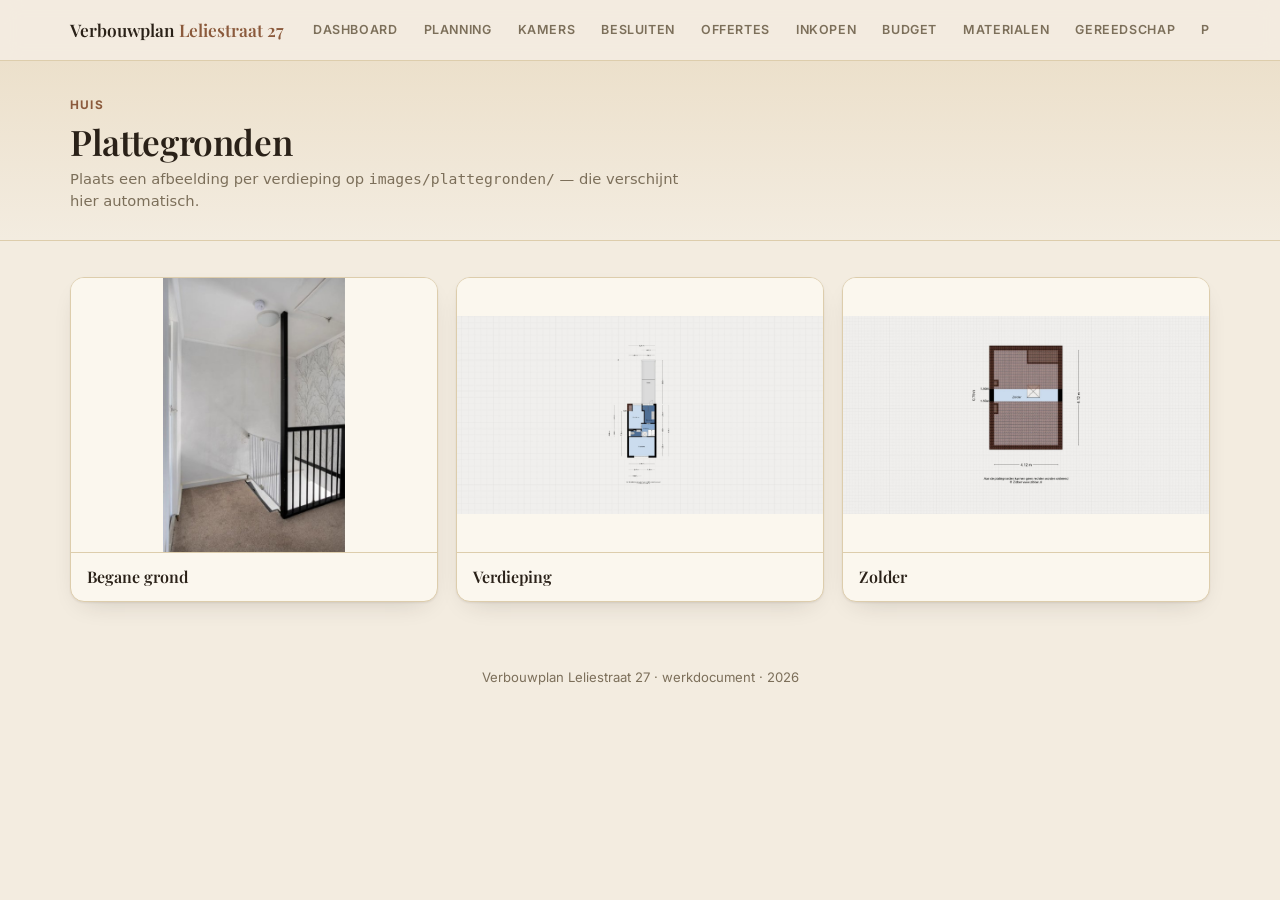
<file: plattegronden.html>
<!DOCTYPE html>
<html lang="nl">
<head>
<meta charset="UTF-8">
<meta name="viewport" content="width=device-width, initial-scale=1.0">
<title>Plattegronden — Verbouwplan Leliestraat 27</title>
<link rel="preconnect" href="https://fonts.googleapis.com">
<link rel="preconnect" href="https://fonts.gstatic.com" crossorigin>
<link href="https://fonts.googleapis.com/css2?family=Playfair+Display:ital,wght@0,500;0,600;0,700;1,500&family=Inter:wght@400;500;600;700&display=swap" rel="stylesheet">
<link rel="stylesheet" href="css/style.css?v=5">
</head>
<body>

<div id="app-nav"></div>

<header class="page-header">
  <div class="wrap">
    <div>
      <div class="eyebrow">Huis</div>
      <h1>Plattegronden</h1>
      <p>Plaats een afbeelding per verdieping op <code>images/plattegronden/</code> — die verschijnt hier automatisch.</p>
    </div>
  </div>
</header>

<main class="wrap" style="padding:36px 20px;">
  <div class="floorplan-grid" id="floorplan-grid"></div>
</main>

<footer>
  <div class="wrap">Verbouwplan Leliestraat 27 · werkdocument · <span id="year"></span></div>
</footer>

<script type="module" src="js/pages/plattegronden.js?v=4"></script>
</body>
</html>
</file>
<file: css/style.css>
:root {
  --bg: #f3ece0;
  --bg-alt: #ece0cb;
  --surface: #fbf7ee;
  --surface-alt: #f1e7d3;
  --border: #ddcdac;
  --text: #2a2118;
  --text-muted: #7c6f5a;
  --accent: #8b5a3c;
  --accent-strong: #6b4128;
  --accent-soft: #ecdcc4;
  --accent-contrast: #fbf5ea;
  --warn: #9c6b2e;
  --warn-soft: #f1e0bf;
  --ok: #6f7a4c;
  --ok-soft: #e6e7d1;
  --danger: #9c4a3b;
  --danger-soft: #f3ded6;
  --radius: 14px;
  --radius-sm: 8px;
  --shadow: 0 1px 2px rgba(42, 33, 24, 0.07), 0 10px 26px -14px rgba(42, 33, 24, 0.24);
  --maxw: 1180px;
  --font-display: "Playfair Display", Georgia, "Iowan Old Style", serif;
  --font-ui: "Inter", "Segoe UI", system-ui, -apple-system, sans-serif;
}

@media (prefers-color-scheme: dark) {
  :root {
    --bg: #1c1611;
    --bg-alt: #221a12;
    --surface: #281f16;
    --surface-alt: #2f251a;
    --border: #3f3223;
    --text: #f1e6d5;
    --text-muted: #b9a88c;
    --accent: #cd9668;
    --accent-strong: #e0ac81;
    --accent-soft: #372a1c;
    --accent-contrast: #211609;
    --warn: #d9a35e;
    --warn-soft: #382c1a;
    --ok: #a5af7d;
    --ok-soft: #2c3121;
    --danger: #d98d7d;
    --danger-soft: #3a231e;
    --shadow: 0 1px 2px rgba(0, 0, 0, 0.3), 0 12px 28px -14px rgba(0, 0, 0, 0.6);
  }
}

* { box-sizing: border-box; }
html { scroll-behavior: smooth; }

body {
  margin: 0;
  background: var(--bg);
  color: var(--text);
  font-family: "Iowan Old Style", "Palatino Linotype", Georgia, "Segoe UI", system-ui, sans-serif;
  line-height: 1.5;
  -webkit-font-smoothing: antialiased;
}

img { max-width: 100%; display: block; }
a { color: var(--accent); }

h1, h2, h3, h4 { font-family: var(--font-display); font-weight: 600; line-height: 1.18; margin: 0 0 0.4em; letter-spacing: -0.01em; }

.wrap { max-width: var(--maxw); margin: 0 auto; padding: 0 20px; }

/* ---------- Nav ---------- */
.site-nav {
  position: sticky;
  top: 0;
  z-index: 40;
  background: rgba(243, 236, 224, 0.9);
  backdrop-filter: blur(10px);
  border-bottom: 1px solid var(--border);
}
@media (prefers-color-scheme: dark) {
  .site-nav { background: rgba(28, 22, 17, 0.88); }
}
.site-nav .wrap { display: flex; align-items: center; gap: 18px; height: 60px; }
.brand { font-family: var(--font-display); font-weight: 600; font-size: 1.08rem; white-space: nowrap; color: var(--text); text-decoration: none; }
.brand span { color: var(--accent); }
.nav-links { display: flex; gap: 4px; overflow-x: auto; scrollbar-width: none; }
.nav-links::-webkit-scrollbar { display: none; }
.nav-links a {
  font-family: var(--font-ui);
  color: var(--text-muted);
  text-decoration: none;
  font-size: 0.78rem;
  font-weight: 600;
  text-transform: uppercase;
  letter-spacing: 0.05em;
  padding: 8px 11px;
  border-radius: 999px;
  white-space: nowrap;
}
.nav-links a:hover { background: var(--accent-soft); color: var(--accent-strong); }

.nav-toggle {
  display: none;
  margin-left: auto;
  flex-direction: column;
  justify-content: center;
  gap: 4px;
  width: 34px; height: 34px;
  border: 1px solid var(--border);
  border-radius: var(--radius-sm);
  background: var(--surface);
  cursor: pointer;
  flex-shrink: 0;
}
.nav-toggle span { display: block; width: 16px; height: 2px; margin: 0 auto; background: var(--text); border-radius: 2px; }

@media (max-width: 760px) {
  .site-nav .wrap { flex-wrap: wrap; height: auto; padding-top: 10px; padding-bottom: 10px; }
  .nav-toggle { display: flex; }
  .nav-links {
    display: none;
    flex-direction: column;
    width: 100%;
    gap: 2px;
    margin-top: 10px;
    max-height: 60vh;
    overflow-y: auto;
  }
  .nav-links a { padding: 10px 12px; border-radius: var(--radius-sm); }
  .site-nav.nav-open .nav-links { display: flex; }
}

/* ---------- Hero ---------- */
.hero {
  position: relative;
  overflow: hidden;
  padding: 56px 0 32px;
  border-bottom: 1px solid var(--border);
  background: linear-gradient(180deg, var(--bg-alt), var(--bg));
}
.hero-top { position: relative; display: flex; flex-wrap: wrap; justify-content: space-between; align-items: flex-end; gap: 20px; margin-bottom: 28px; }
.hero h1 { font-size: clamp(2rem, 4vw, 3rem); margin: 0; }
.hero .place {
  font-family: var(--font-ui);
  text-transform: uppercase;
  letter-spacing: 0.14em;
  font-size: 0.78rem;
  font-weight: 600;
  color: var(--accent-strong);
  margin-top: 12px;
}
.hero .sub { color: var(--text-muted); font-size: 0.92rem; margin-top: 4px; }

.stat-row { position: relative; display: grid; grid-template-columns: repeat(auto-fit, minmax(150px, 1fr)); gap: 12px; }
.stat-card {
  background: var(--surface);
  border: 1px solid var(--border);
  border-radius: var(--radius);
  padding: 14px 16px;
  box-shadow: var(--shadow);
}
.stat-card .n { font-family: var(--font-display); font-size: 1.5rem; font-weight: 700; color: var(--accent); }
.stat-card .l { font-family: var(--font-ui); font-size: 0.74rem; color: var(--text-muted); text-transform: uppercase; letter-spacing: 0.05em; margin-top: 2px; }

.progress-wrap { margin-top: 26px; }
.progress-label { display: flex; justify-content: space-between; font-size: 0.84rem; color: var(--text-muted); margin-bottom: 6px; }
.progress-bar { height: 10px; border-radius: 999px; background: var(--surface-alt); overflow: hidden; border: 1px solid var(--border); }
.progress-fill { height: 100%; background: var(--accent); border-radius: 999px; transition: width 0.4s ease; }

/* ---------- Sections ---------- */
.section { padding: 52px 0; border-bottom: 1px solid var(--border); }
.section:last-of-type { border-bottom: none; }
.section-head { margin-bottom: 24px; max-width: 720px; }
.section-head h2 { font-size: 1.6rem; }
.section-head p { color: var(--text-muted); margin: 0; font-size: 0.96rem; }
.eyebrow { font-family: var(--font-ui); font-size: 0.74rem; font-weight: 700; text-transform: uppercase; letter-spacing: 0.1em; color: var(--accent); margin-bottom: 6px; }

.card {
  background: var(--surface);
  border: 1px solid var(--border);
  border-radius: var(--radius);
  box-shadow: var(--shadow);
}

/* ---------- Profiel table ---------- */
.profile-grid { display: grid; grid-template-columns: repeat(auto-fit, minmax(230px, 1fr)); gap: 1px; background: var(--border); border: 1px solid var(--border); border-radius: var(--radius); overflow: hidden; }
.profile-item { background: var(--surface); padding: 12px 16px; }
.profile-item .k { font-family: var(--font-ui); font-size: 0.72rem; color: var(--text-muted); text-transform: uppercase; letter-spacing: 0.05em; }
.profile-item .v { font-size: 0.94rem; margin-top: 2px; }
.source-note { margin-top: 14px; font-size: 0.82rem; color: var(--text-muted); }

.done-grid { display: grid; grid-template-columns: repeat(auto-fit, minmax(220px, 1fr)); gap: 12px; margin-top: 16px; }
.done-item { border: 1px solid var(--ok); background: var(--ok-soft); border-radius: var(--radius-sm); padding: 12px 14px; }
.done-item .t { font-weight: 700; font-size: 0.9rem; display: flex; align-items: center; gap: 6px; }
.done-item .t::before { content: "✓"; color: var(--ok); }
.done-item p { margin: 4px 0 0; font-size: 0.84rem; color: var(--text-muted); }

/* ---------- Filters ---------- */
.filter-row { display: flex; gap: 8px; flex-wrap: wrap; margin-bottom: 22px; }
.filter-btn {
  font-family: var(--font-ui);
  border: 1px solid var(--border);
  background: var(--surface);
  color: var(--text-muted);
  padding: 7px 14px;
  border-radius: 999px;
  font-size: 0.78rem;
  font-weight: 600;
  text-transform: uppercase;
  letter-spacing: 0.03em;
  cursor: pointer;
}
.filter-btn.active { background: var(--accent); color: var(--accent-contrast); border-color: var(--accent); }

/* ---------- Room grid ---------- */
.room-grid { display: grid; grid-template-columns: repeat(auto-fill, minmax(260px, 1fr)); gap: 18px; }
.room-card {
  cursor: pointer;
  overflow: hidden;
  display: flex;
  flex-direction: column;
  transition: transform 0.15s ease, box-shadow 0.15s ease;
}
.room-card:hover { transform: translateY(-2px); box-shadow: 0 4px 6px rgba(43,38,32,0.08), 0 14px 30px -14px rgba(43,38,32,0.28); }
.room-thumb {
  aspect-ratio: 4 / 3;
  background: var(--surface-alt);
  position: relative;
  border-bottom: 1px solid var(--border);
  overflow: hidden;
}
.room-thumb img, .overlay-img img {
  position: absolute; inset: 0; width: 100%; height: 100%; object-fit: cover; z-index: 1;
}
.room-thumb .ph-fallback, .overlay-img .ph-fallback {
  position: absolute; inset: 0;
  display: flex; flex-direction: column; align-items: center; justify-content: center;
  color: var(--text-muted); font-size: 0.78rem; text-align: center; padding: 10px;
}
.room-thumb .ph-icon { font-size: 1.6rem; margin-bottom: 4px; opacity: 0.6; }
.room-body { padding: 14px 16px 16px; flex: 1; display: flex; flex-direction: column; }
.room-body h3 { font-size: 1.02rem; margin-bottom: 2px; }
.room-floor { font-family: var(--font-ui); font-size: 0.7rem; color: var(--text-muted); text-transform: uppercase; letter-spacing: 0.06em; margin-bottom: 8px; }
.room-nu { font-size: 0.85rem; color: var(--text-muted); flex: 1; margin-bottom: 10px; }
.room-foot { display: flex; align-items: center; justify-content: space-between; gap: 8px; }
.badge {
  font-family: var(--font-ui);
  font-size: 0.72rem;
  font-weight: 700;
  padding: 3px 9px;
  border-radius: 999px;
  background: var(--accent-soft);
  color: var(--accent-strong);
  white-space: nowrap;
}
.badge.klaar { background: var(--ok-soft); color: var(--ok); }
.mini-progress { flex: 1; height: 6px; border-radius: 999px; background: var(--surface-alt); overflow: hidden; border: 1px solid var(--border); }
.mini-progress i { display: block; height: 100%; background: var(--accent); }

/* ---------- Room detail overlay ---------- */
.overlay {
  position: fixed; inset: 0; z-index: 100;
  background: rgba(20, 17, 12, 0.55);
  display: none;
  align-items: flex-start;
  justify-content: center;
  padding: 26px 16px;
  overflow-y: auto;
}
.overlay.open { display: flex; }
.overlay-panel {
  background: var(--surface);
  border-radius: var(--radius);
  max-width: 760px;
  width: 100%;
  box-shadow: var(--shadow);
  overflow: hidden;
  margin: auto 0;
}
.overlay-head { position: relative; }
.overlay-img {
  width: 100%;
  aspect-ratio: 16 / 8;
  background: var(--surface-alt);
  position: relative;
  border-bottom: 1px solid var(--border);
  overflow: hidden;
}
.overlay-close {
  position: absolute; top: 12px; right: 12px;
  width: 34px; height: 34px; border-radius: 50%;
  border: none; background: rgba(20,17,12,0.55); color: #fff;
  font-size: 1.1rem; cursor: pointer; display: flex; align-items: center; justify-content: center;
}
.overlay-body { padding: 24px 26px 30px; }
.overlay-body .room-floor { margin-bottom: 4px; }
.overlay-body h2 { font-size: 1.4rem; margin-bottom: 14px; }
.compare { display: grid; grid-template-columns: 1fr 1fr; gap: 14px; margin-bottom: 20px; }
@media (max-width: 560px) { .compare { grid-template-columns: 1fr; } }
.compare-col { border-radius: var(--radius-sm); padding: 13px 15px; }
.compare-col.nu { background: var(--surface-alt); border: 1px solid var(--border); }
.compare-col.wordt { background: var(--accent-soft); border: 1px solid var(--accent); }
.compare-col .lbl { font-family: var(--font-ui); font-size: 0.7rem; font-weight: 700; text-transform: uppercase; letter-spacing: 0.06em; margin-bottom: 5px; }
.compare-col.nu .lbl { color: var(--text-muted); }
.compare-col.wordt .lbl { color: var(--accent); }
.compare-col p { margin: 0; font-size: 0.88rem; }

.action-list { list-style: none; margin: 0; padding: 0; }
.action-list li {
  display: flex; align-items: center; flex-wrap: wrap; gap: 10px;
  padding: 9px 0; border-bottom: 1px solid var(--border);
  font-size: 0.9rem;
}
.action-list li:last-child { border-bottom: none; }
.action-list input[type=checkbox] { margin-top: 3px; width: 17px; height: 17px; accent-color: var(--accent); flex-shrink: 0; cursor: pointer; }
.action-list label { cursor: pointer; flex: 1; }
.action-list li.checked label { color: var(--text-muted); text-decoration: line-through; }
.action-list li.empty-hint, p.empty-hint { color: var(--text-muted); font-size: 0.86rem; font-style: italic; padding: 6px 0; }
.action-list .item-delete {
  flex-shrink: 0; border: none; background: none; color: var(--text-muted);
  cursor: pointer; font-size: 0.8rem; padding: 2px 6px; border-radius: 50%;
}
.action-list .item-delete:hover { background: var(--danger-soft); color: var(--danger); }

/* ---------- Bewerkbare velden (inline inputs) ---------- */
.inline-input {
  font-family: var(--font-ui);
  border: 1px solid var(--border);
  background: var(--surface-alt);
  color: var(--text);
  border-radius: var(--radius-sm);
  padding: 5px 8px;
  font-size: 0.85rem;
}
.inline-input:focus { outline: none; border-color: var(--accent); background: var(--surface); }
.num-input { width: 90px; text-align: right; }
.date-input { width: 150px; }
.euro-input { display: inline-flex; align-items: center; gap: 4px; }
.euro-input .prefix { color: var(--text-muted); font-size: 0.82rem; }

.add-row { display: flex; gap: 8px; margin-top: 14px; }
.add-row input[type=text] {
  flex: 1;
  font-family: var(--font-ui);
  border: 1px solid var(--border);
  background: var(--surface-alt);
  color: var(--text);
  border-radius: var(--radius-sm);
  padding: 8px 12px;
  font-size: 0.88rem;
}
.add-row input[type=text]:focus { outline: none; border-color: var(--accent); background: var(--surface); }
.add-row button {
  font-family: var(--font-ui);
  border: 1px solid var(--accent);
  background: var(--accent);
  color: var(--accent-contrast);
  border-radius: var(--radius-sm);
  padding: 8px 16px;
  font-size: 0.82rem;
  font-weight: 600;
  cursor: pointer;
  white-space: nowrap;
}
.add-row button:hover { background: var(--accent-strong); border-color: var(--accent-strong); }

/* ---------- Plattegronden ---------- */
.floorplan-grid { display: grid; grid-template-columns: repeat(auto-fit, minmax(280px, 1fr)); gap: 18px; }
.floorplan-card { overflow: hidden; }
.floorplan-thumb {
  aspect-ratio: 4 / 3;
  background: var(--surface-alt);
  position: relative;
  border-bottom: 1px solid var(--border);
  overflow: hidden;
}
.floorplan-thumb img {
  position: absolute; inset: 0; width: 100%; height: 100%; object-fit: contain; z-index: 1; background: var(--surface);
}
.floorplan-thumb .ph-fallback {
  position: absolute; inset: 0;
  display: flex; flex-direction: column; align-items: center; justify-content: center;
  color: var(--text-muted); font-size: 0.8rem; text-align: center; padding: 10px; line-height: 1.4;
}
.floorplan-thumb .ph-icon { font-size: 1.6rem; margin-bottom: 4px; opacity: 0.6; }
.floorplan-name { padding: 12px 16px; font-weight: 600; font-family: var(--font-display); }

/* ---------- Generic tables ---------- */
.table-scroll { overflow-x: auto; border: 1px solid var(--border); border-radius: var(--radius); }
table { width: 100%; border-collapse: collapse; font-size: 0.87rem; background: var(--surface); }
th, td { text-align: left; padding: 10px 14px; border-bottom: 1px solid var(--border); vertical-align: top; }
thead th { background: var(--surface-alt); font-family: var(--font-ui); font-size: 0.7rem; text-transform: uppercase; letter-spacing: 0.06em; color: var(--text-muted); white-space: nowrap; }
tbody tr:last-child td { border-bottom: none; }
tfoot td { font-weight: 700; background: var(--surface-alt); }
td.num { text-align: right; font-variant-numeric: tabular-nums; white-space: nowrap; }
td .sub { font-size: 0.78rem; color: var(--text-muted); font-family: var(--font-ui); white-space: nowrap; }

.pill { display: inline-block; font-family: var(--font-ui); font-size: 0.72rem; font-weight: 700; padding: 3px 10px; border-radius: 999px; white-space: nowrap; }
.pill.gedaan { background: var(--ok-soft); color: var(--ok); }
.pill.open { background: var(--warn-soft); color: var(--warn); }

/* ---------- Budget bars ---------- */
.budget-summary { display: grid; grid-template-columns: repeat(auto-fit, minmax(200px, 1fr)); gap: 14px; margin-bottom: 22px; }
.budget-bar-row { display: flex; align-items: center; gap: 12px; margin: 8px 0; font-size: 0.85rem; }
.budget-bar-row .label { width: 130px; flex-shrink: 0; color: var(--text-muted); }
.budget-bar-track { flex: 1; height: 22px; border-radius: 6px; background: var(--surface-alt); border: 1px solid var(--border); overflow: hidden; }
.budget-bar-fill { height: 100%; display: flex; align-items: center; padding-left: 8px; font-size: 0.76rem; font-weight: 700; color: var(--accent-contrast); }
.budget-bar-fill.reg { background: var(--accent); }
.budget-bar-fill.duur { background: var(--ok); }
.budget-bar-fill.onv { background: var(--warn); }
.budget-bar-row .amt { width: 76px; text-align: right; font-variant-numeric: tabular-nums; font-weight: 600; }

.two-col { display: grid; grid-template-columns: 1fr 1fr; gap: 24px; }
@media (max-width: 760px) { .two-col { grid-template-columns: 1fr; } }

/* ---------- Flow / fases ---------- */
.flow { display: flex; flex-wrap: wrap; gap: 8px; align-items: center; margin-bottom: 24px; }
.flow-step {
  font-family: var(--font-ui);
  background: var(--surface); border: 1px solid var(--border); border-radius: var(--radius-sm);
  padding: 10px 14px; font-size: 0.8rem; font-weight: 600; box-shadow: var(--shadow);
}
.flow-arrow { color: var(--text-muted); font-size: 1rem; }

.rule-list { list-style: none; margin: 0; padding: 0; display: grid; gap: 10px; }
.rule-list li { display: flex; gap: 10px; align-items: flex-start; font-size: 0.9rem; }
.rule-list .num {
  flex-shrink: 0; width: 24px; height: 24px; border-radius: 50%; background: var(--accent-soft); color: var(--accent);
  font-size: 0.78rem; font-weight: 700; display: flex; align-items: center; justify-content: center; margin-top: 1px;
}

/* ---------- Checklist card ---------- */
.check-card { padding: 20px 22px; }
.check-card h3 { font-size: 1.02rem; }
.check-card ul.action-list { margin-top: 10px; }

/* ---------- Simple bullet list ---------- */
.plain-list { margin: 0; padding-left: 20px; font-size: 0.9rem; }
.plain-list li { margin-bottom: 7px; }

.note {
  border-left: 3px solid var(--accent);
  background: var(--accent-soft);
  padding: 12px 16px;
  border-radius: 0 var(--radius-sm) var(--radius-sm) 0;
  font-size: 0.88rem;
  margin-top: 16px;
}
.note.warn { border-color: var(--warn); background: var(--warn-soft); }

.pad { padding: 20px 22px; }

footer { padding: 30px 0 60px; text-align: center; color: var(--text-muted); font-size: 0.82rem; }

.reset-btn {
  font-family: var(--font-ui);
  border: 1px solid var(--border); background: var(--surface); color: var(--text-muted);
  font-size: 0.76rem; padding: 6px 12px; border-radius: 999px; cursor: pointer;
}
.reset-btn:hover { border-color: var(--accent); color: var(--accent-strong); }

/* ---------- Klusdagen (uitvoeringsplanning) ---------- */
.klusdag-list { display: grid; gap: 18px; margin-top: 18px; }
.klusdag-card { padding: 20px 22px; }
.klusdag-head { display: flex; flex-wrap: wrap; justify-content: space-between; gap: 14px; }
.klusdag-nr { font-family: var(--font-ui); font-size: 0.72rem; font-weight: 700; text-transform: uppercase; letter-spacing: 0.06em; color: var(--accent); margin-bottom: 3px; }
.klusdag-head h3 { font-size: 1.12rem; margin-bottom: 3px; }
.klusdag-meta { font-size: 0.82rem; color: var(--text-muted); }
.klusdag-status { display: flex; flex-direction: column; align-items: flex-end; gap: 6px; flex-shrink: 0; }
.klusdag-field { margin-top: 14px; font-size: 0.88rem; }
.klusdag-field strong { display: block; font-size: 0.78rem; text-transform: uppercase; letter-spacing: 0.04em; color: var(--text-muted); font-family: var(--font-ui); margin-bottom: 6px; font-weight: 700; }
.klusdag-field.opmerkingen { color: var(--text-muted); font-style: italic; }
.klusdag-field.opmerkingen strong { display: inline; text-transform: none; letter-spacing: normal; font-style: normal; margin-bottom: 0; margin-right: 4px; }

.material-list { list-style: none; margin: 0; padding: 0; display: grid; gap: 6px; }
.material-list li { display: flex; align-items: center; justify-content: space-between; gap: 10px; font-size: 0.88rem; padding: 4px 0; border-bottom: 1px dashed var(--border); }
.material-list li:last-child { border-bottom: none; }
.qty-input { width: 110px; text-align: right; }

.badge.extern { background: var(--warn-soft); color: var(--warn); margin-left: 6px; text-transform: uppercase; letter-spacing: 0.04em; }
.badge.blokkeert { background: var(--danger-soft); color: var(--danger); margin-left: 8px; text-transform: none; }

.pill.bezig { background: var(--warn-soft); color: var(--warn); }

/* ---------- Actieplanning ---------- */
.actie-group { margin-top: 26px; }
.actie-group:first-child { margin-top: 0; }
.actie-group h3 { font-size: 0.95rem; margin-bottom: 10px; color: var(--accent-strong); }
.actie-list { border: 1px solid var(--border); border-radius: var(--radius); background: var(--surface); overflow: hidden; }
.actie-row { display: flex; align-items: flex-start; gap: 12px; padding: 12px 16px; border-bottom: 1px solid var(--border); }
.actie-list li.actie-row:last-child { border-bottom: none; }
.actie-row input[type=checkbox] { margin-top: 3px; width: 17px; height: 17px; accent-color: var(--accent); flex-shrink: 0; cursor: pointer; }
.actie-row.done .actie-title { color: var(--text-muted); text-decoration: line-through; }
.actie-body { flex: 1; min-width: 0; }
.actie-title { font-size: 0.92rem; font-weight: 600; margin-bottom: 4px; }
.actie-meta { display: flex; flex-wrap: wrap; gap: 6px 14px; font-size: 0.82rem; color: var(--text-muted); align-items: center; }
.actie-meta .actie-wie { width: 140px; }
.actie-note { margin-top: 6px; font-size: 0.82rem; color: var(--text-muted); font-style: italic; }

@media (max-width: 560px) {
  .klusdag-head { flex-direction: column; }
  .klusdag-status { align-items: flex-start; flex-direction: row; justify-content: space-between; width: 100%; }
}

footer { font-family: var(--font-ui); }

/* ============================================================
   App-shell: pagina-header, knoppen, formulieren, modal, toast
   ============================================================ */

.page-header { padding: 36px 0 28px; border-bottom: 1px solid var(--border); background: linear-gradient(180deg, var(--bg-alt), var(--bg)); }
.page-header .wrap { display: flex; flex-wrap: wrap; justify-content: space-between; align-items: flex-end; gap: 16px; }
.page-header h1 { font-size: clamp(1.6rem, 3.2vw, 2.2rem); margin: 0; }
.page-header .eyebrow { margin-bottom: 6px; }
.page-header p { color: var(--text-muted); margin: 6px 0 0; max-width: 640px; font-size: 0.92rem; }
.page-header .actions-row { display: flex; gap: 8px; flex-wrap: wrap; }

.btn-primary, .btn-secondary, .btn-danger {
  font-family: var(--font-ui);
  border-radius: var(--radius-sm);
  padding: 9px 16px;
  font-size: 0.82rem;
  font-weight: 600;
  cursor: pointer;
  border: 1px solid transparent;
  white-space: nowrap;
}
.btn-primary { background: var(--accent); border-color: var(--accent); color: var(--accent-contrast); }
.btn-primary:hover { background: var(--accent-strong); border-color: var(--accent-strong); }
.btn-secondary { background: var(--surface); border-color: var(--border); color: var(--text); }
.btn-secondary:hover { border-color: var(--accent); color: var(--accent-strong); }
.btn-danger { background: var(--danger-soft); border-color: var(--danger); color: var(--danger); }
.btn-danger:hover { background: var(--danger); color: #fff; }
.btn-icon {
  border: 1px solid var(--border); background: var(--surface); color: var(--text-muted);
  border-radius: var(--radius-sm); padding: 5px 9px; font-size: 0.78rem; cursor: pointer; font-family: var(--font-ui);
}
.btn-icon:hover { border-color: var(--accent); color: var(--accent-strong); }

.form-grid { display: grid; grid-template-columns: minmax(0, 1fr) minmax(0, 1fr); gap: 14px; margin-bottom: 6px; }
.form-grid.single { grid-template-columns: minmax(0, 1fr); }
@media (max-width: 560px) { .form-grid { grid-template-columns: minmax(0, 1fr); } }
.form-field { display: flex; flex-direction: column; gap: 5px; margin-bottom: 14px; min-width: 0; }
.form-field.full { grid-column: 1 / -1; }
.form-field label { font-family: var(--font-ui); font-size: 0.74rem; font-weight: 700; text-transform: uppercase; letter-spacing: 0.04em; color: var(--text-muted); }
.form-field input, .form-field select, .form-field textarea {
  font-family: var(--font-ui);
  border: 1px solid var(--border);
  background: var(--surface-alt);
  color: var(--text);
  border-radius: var(--radius-sm);
  padding: 9px 12px;
  font-size: 0.9rem;
  min-width: 0;
  width: 100%;
}
.form-field input:focus, .form-field select:focus, .form-field textarea:focus { outline: none; border-color: var(--accent); background: var(--surface); }
.form-field textarea { resize: vertical; min-height: 60px; font-family: inherit; }
.checkbox-field { display: flex; align-items: center; gap: 8px; flex-direction: row; }
.checkbox-field input { width: 17px; height: 17px; accent-color: var(--accent); }

.modal-overlay {
  position: fixed; inset: 0; z-index: 200;
  background: rgba(20, 17, 12, 0.55);
  display: none; align-items: flex-start; justify-content: center;
  padding: 26px 16px; overflow-y: auto;
}
.modal-overlay.open { display: flex; }
.modal-panel {
  background: var(--surface); border-radius: var(--radius); max-width: 560px; width: 100%;
  box-shadow: var(--shadow); margin: auto 0; padding: 22px 24px 26px;
}
.modal-panel.small { max-width: 380px; }
.modal-head { display: flex; justify-content: space-between; align-items: center; margin-bottom: 16px; }
.modal-head h3 { font-size: 1.1rem; margin: 0; }
.modal-close { border: none; background: var(--surface-alt); color: var(--text-muted); width: 30px; height: 30px; border-radius: 50%; cursor: pointer; font-size: 1rem; }
.modal-actions { display: flex; justify-content: flex-end; gap: 8px; margin-top: 18px; }

#toast-wrap { position: fixed; bottom: 20px; right: 20px; z-index: 300; display: flex; flex-direction: column; gap: 8px; max-width: min(340px, calc(100vw - 40px)); }
.toast {
  font-family: var(--font-ui); font-size: 0.86rem; padding: 12px 16px; border-radius: var(--radius-sm);
  background: var(--surface); border: 1px solid var(--border); box-shadow: var(--shadow);
  opacity: 0; transform: translateY(8px); transition: opacity 0.2s ease, transform 0.2s ease;
}
.toast.show { opacity: 1; transform: translateY(0); }
.toast.ok { border-color: var(--ok); color: var(--ok); }
.toast.error { border-color: var(--danger); color: var(--danger); }

.loading-state, .empty-state { padding: 30px 0; text-align: center; color: var(--text-muted); font-size: 0.9rem; }

/* ---------- Dashboard ---------- */
.dashboard-grid { display: grid; grid-template-columns: repeat(auto-fit, minmax(230px, 1fr)); gap: 16px; margin-bottom: 28px; }
.dashboard-tile { padding: 18px 20px; }
.dashboard-tile .eyebrow { margin-bottom: 8px; }
.dashboard-tile .big { font-family: var(--font-display); font-size: 1.8rem; font-weight: 700; color: var(--accent); }
.dashboard-tile .sub { font-size: 0.84rem; color: var(--text-muted); margin-top: 4px; }
.dashboard-tile.wide { grid-column: span 2; }
@media (max-width: 560px) { .dashboard-tile.wide { grid-column: span 1; } }
.warning-list { list-style: none; margin: 0; padding: 0; display: grid; gap: 10px; }
.warning-item { display: flex; gap: 10px; align-items: flex-start; padding: 12px 14px; border-radius: var(--radius-sm); background: var(--warn-soft); border: 1px solid var(--warn); font-size: 0.88rem; }
.warning-item .icon { flex-shrink: 0; }

/* ---------- Werkzaamheid-kaart (planning + kamer) ---------- */
.task-card { border: 1px solid var(--border); border-radius: var(--radius-sm); background: var(--surface); margin-bottom: 8px; overflow: hidden; }
.task-card-head { display: flex; align-items: center; gap: 10px; padding: 12px 14px; cursor: pointer; }
.task-card-head input[type=checkbox] { width: 18px; height: 18px; accent-color: var(--accent); flex-shrink: 0; }
.task-card-head .title { flex: 1; font-size: 0.92rem; font-weight: 600; }
.task-card.gereed .task-card-head .title { color: var(--text-muted); text-decoration: line-through; }
.task-card-head .sub { font-size: 0.78rem; color: var(--text-muted); font-family: var(--font-ui); }
.task-card-detail { display: none; padding: 0 14px 16px; border-top: 1px solid var(--border); }
.task-card.expanded .task-card-detail { display: block; padding-top: 12px; }
.task-card-detail .row { margin-bottom: 10px; font-size: 0.86rem; }
.task-card-detail .row strong { display: block; font-family: var(--font-ui); font-size: 0.72rem; text-transform: uppercase; letter-spacing: 0.04em; color: var(--text-muted); margin-bottom: 3px; }
.task-card-actions { display: flex; flex-wrap: wrap; gap: 8px; margin-top: 12px; }
.task-card-actions select { font-family: var(--font-ui); font-size: 0.82rem; border: 1px solid var(--border); border-radius: var(--radius-sm); padding: 6px 8px; background: var(--surface-alt); }

/* ---------- Planning: klusdag-kolommen ---------- */
.workday-block { margin-bottom: 22px; }
.workday-block-head { display: flex; flex-wrap: wrap; justify-content: space-between; align-items: center; gap: 10px; margin-bottom: 10px; }
.workday-block-head h3 { font-size: 1.05rem; margin: 0; }
.workday-block-meta { font-size: 0.8rem; color: var(--text-muted); }
.unplanned-block { border: 1px dashed var(--border); border-radius: var(--radius); padding: 16px 18px; background: var(--surface-alt); margin-bottom: 26px; }

/* ---------- Filter select bar ---------- */
.filter-select-row { display: flex; flex-wrap: wrap; gap: 10px; margin-bottom: 18px; }
.filter-select-row select {
  font-family: var(--font-ui); font-size: 0.8rem; border: 1px solid var(--border); border-radius: 999px;
  padding: 7px 12px; background: var(--surface); color: var(--text);
}

/* ---------- Materialen status-kolommen ---------- */
.status-columns { display: grid; grid-template-columns: repeat(auto-fit, minmax(240px, 1fr)); gap: 16px; }
.status-column-head { font-family: var(--font-ui); font-size: 0.76rem; font-weight: 700; text-transform: uppercase; letter-spacing: 0.05em; color: var(--accent-strong); margin-bottom: 10px; }
.material-item { padding: 10px 12px; border: 1px solid var(--border); border-radius: var(--radius-sm); background: var(--surface); margin-bottom: 8px; font-size: 0.86rem; cursor: pointer; }
.material-item .name { font-weight: 600; }
.material-item .meta { color: var(--text-muted); font-size: 0.78rem; margin-top: 2px; }

/* ---------- Personen-badges (meerdere personen per werkzaamheid/actie) ---------- */
.people-badges { display: flex; flex-wrap: wrap; gap: 5px; margin-top: 6px; }
.people-badges.empty { color: var(--text-muted); font-size: 0.78rem; font-family: var(--font-ui); }
.person-badge {
  font-family: var(--font-ui); font-size: 0.72rem; font-weight: 600;
  background: var(--accent-soft); color: var(--accent-strong);
  border-radius: 999px; padding: 3px 9px;
}

/* ---------- Aanvinklijst (multi-select in formulieren) ---------- */
.checkbox-list {
  display: grid; grid-template-columns: repeat(auto-fill, minmax(150px, 1fr)); gap: 6px 12px;
  max-height: 220px; overflow-y: auto; padding: 10px 12px; border: 1px solid var(--border);
  border-radius: var(--radius-sm); background: var(--surface-alt);
}
.checkbox-list-item { display: flex; align-items: center; gap: 7px; font-size: 0.86rem; }
.checkbox-list-item input { accent-color: var(--accent); width: 16px; height: 16px; flex-shrink: 0; }

/* ---------- Bulkselectiebalk ---------- */
.bulk-bar {
  position: fixed; left: 0; right: 0; bottom: 0; z-index: 40;
  transform: translateY(100%); transition: transform 0.18s ease;
}
.bulk-bar.open { transform: translateY(0); }
.bulk-bar-inner {
  max-width: var(--maxw); margin: 0 auto; display: flex; flex-wrap: wrap; align-items: center; gap: 12px;
  background: var(--accent-strong); color: var(--accent-contrast); padding: 12px 20px;
  box-shadow: 0 -6px 20px -10px rgba(0,0,0,0.4);
}
.bulk-actions { display: flex; flex-wrap: wrap; gap: 8px; }
.bulk-actions select {
  font-family: var(--font-ui); font-size: 0.82rem; border: 1px solid transparent; border-radius: var(--radius-sm);
  padding: 6px 10px; background: rgba(255,255,255,0.15); color: inherit;
}
.bulk-actions select option { color: var(--text); }

/* ---------- Sleepbaar herordenen ---------- */
.drag-handle { cursor: grab; touch-action: none; color: var(--text-muted); font-size: 1.1rem; padding: 0 2px; flex-shrink: 0; }
.task-card.sortable-ghost { opacity: 0.4; }
.order-nr { color: var(--text-muted); font-weight: 700; }

/* ---------- Klusdag: aanwezig, materialen/gereedschap-per-dag ---------- */
.workday-present { font-size: 0.82rem; color: var(--text-muted); margin-top: 4px; }
.workday-present strong { color: var(--text); }
.day-subhead { font-size: 0.86rem; margin: 18px 0 8px; }
.tools-by-person { display: flex; flex-wrap: wrap; gap: 18px; }
.tools-by-person-group { font-size: 0.86rem; }
.tools-by-person-group strong { display: block; margin-bottom: 4px; }

/* ---------- Kamerafbeeldingen (gewenst/huidig) ---------- */
.room-image-gallery { display: grid; grid-template-columns: repeat(auto-fill, minmax(160px, 1fr)); gap: 10px; margin-bottom: 12px; }
.room-image-tile { position: relative; border-radius: var(--radius-sm); overflow: hidden; border: 1px solid var(--border); cursor: pointer; }
.room-image-tile img { display: block; width: 100%; aspect-ratio: 4 / 3; object-fit: cover; }
.room-image-tile-actions {
  position: absolute; top: 6px; right: 6px; display: flex; gap: 4px;
  opacity: 0; transition: opacity 0.15s ease;
}
.room-image-tile:hover .room-image-tile-actions, .room-image-tile:focus-within .room-image-tile-actions { opacity: 1; }
.room-image-tile-actions button {
  width: 28px; height: 28px; border-radius: 50%; border: none; background: rgba(20,17,12,0.6); color: #fff;
  cursor: pointer; font-size: 0.9rem; display: flex; align-items: center; justify-content: center;
}

/* ---------- Lightbox (kamerfoto's + plattegronden) ---------- */
.lightbox-overlay {
  display: none; position: fixed; inset: 0; z-index: 100; background: rgba(15,12,8,0.92);
  align-items: center; justify-content: center; flex-direction: column;
}
.lightbox-overlay.open { display: flex; }
.lightbox-stage { flex: 1; width: 100%; display: flex; align-items: center; justify-content: center; overflow: hidden; touch-action: none; }
.lightbox-img { max-width: 92vw; max-height: 80vh; object-fit: contain; touch-action: none; user-select: none; transition: transform 0.05s linear; cursor: grab; }
.lightbox-close, .lightbox-nav {
  position: absolute; background: rgba(255,255,255,0.12); color: #fff; border: none; border-radius: 50%;
  cursor: pointer; display: flex; align-items: center; justify-content: center;
}
.lightbox-close { top: 16px; right: 16px; width: 40px; height: 40px; font-size: 1.1rem; z-index: 2; }
.lightbox-nav { top: 50%; transform: translateY(-50%); width: 48px; height: 48px; font-size: 1.6rem; z-index: 2; }
.lightbox-prev { left: 16px; }
.lightbox-next { right: 16px; }
.lightbox-foot { color: #fff; font-family: var(--font-ui); font-size: 0.82rem; padding: 10px 0 18px; display: flex; gap: 12px; align-items: center; }
.lightbox-counter { color: rgba(255,255,255,0.6); }

/* ---------- Plattegronden: klikbaar ---------- */
.floorplan-card { cursor: pointer; }
.floorplan-card.no-image { cursor: default; }

/* ---------- Personen: klikbare rij ---------- */
.person-open-link { cursor: pointer; }

/* ---------- Planning: fases ---------- */
.phase-block {
  border-left: 4px solid var(--accent);
  padding-left: 18px;
  margin-bottom: 34px;
}
.phase-head { display: flex; flex-wrap: wrap; justify-content: space-between; align-items: flex-start; gap: 10px; margin-bottom: 14px; }
.phase-head h2 { font-size: 1.2rem; margin: 0 0 4px; }
.phase-desc { margin: 0 0 6px; color: var(--text-muted); font-size: 0.88rem; }
.phase-budget-line { font-family: var(--font-ui); font-size: 0.78rem; color: var(--text-muted); }
.phase-actions { display: flex; gap: 6px; flex-wrap: wrap; }
.phase-actions button:disabled { opacity: 0.35; cursor: default; }
.buiten-scope-teaser {
  display: block;
  margin-top: 24px;
  padding: 14px 18px;
  border: 1px dashed var(--border);
  border-radius: 8px;
  color: var(--text-muted);
  text-decoration: none;
  font-size: 0.9rem;
}
.buiten-scope-teaser:hover { color: var(--text); border-color: var(--text-muted); }

@media (max-width: 760px) {
  .form-grid { grid-template-columns: 1fr; }
  .modal-panel { padding: 18px; }
  .lightbox-nav { width: 40px; height: 40px; font-size: 1.3rem; }
  .phase-block { padding-left: 12px; }
}
</file>
